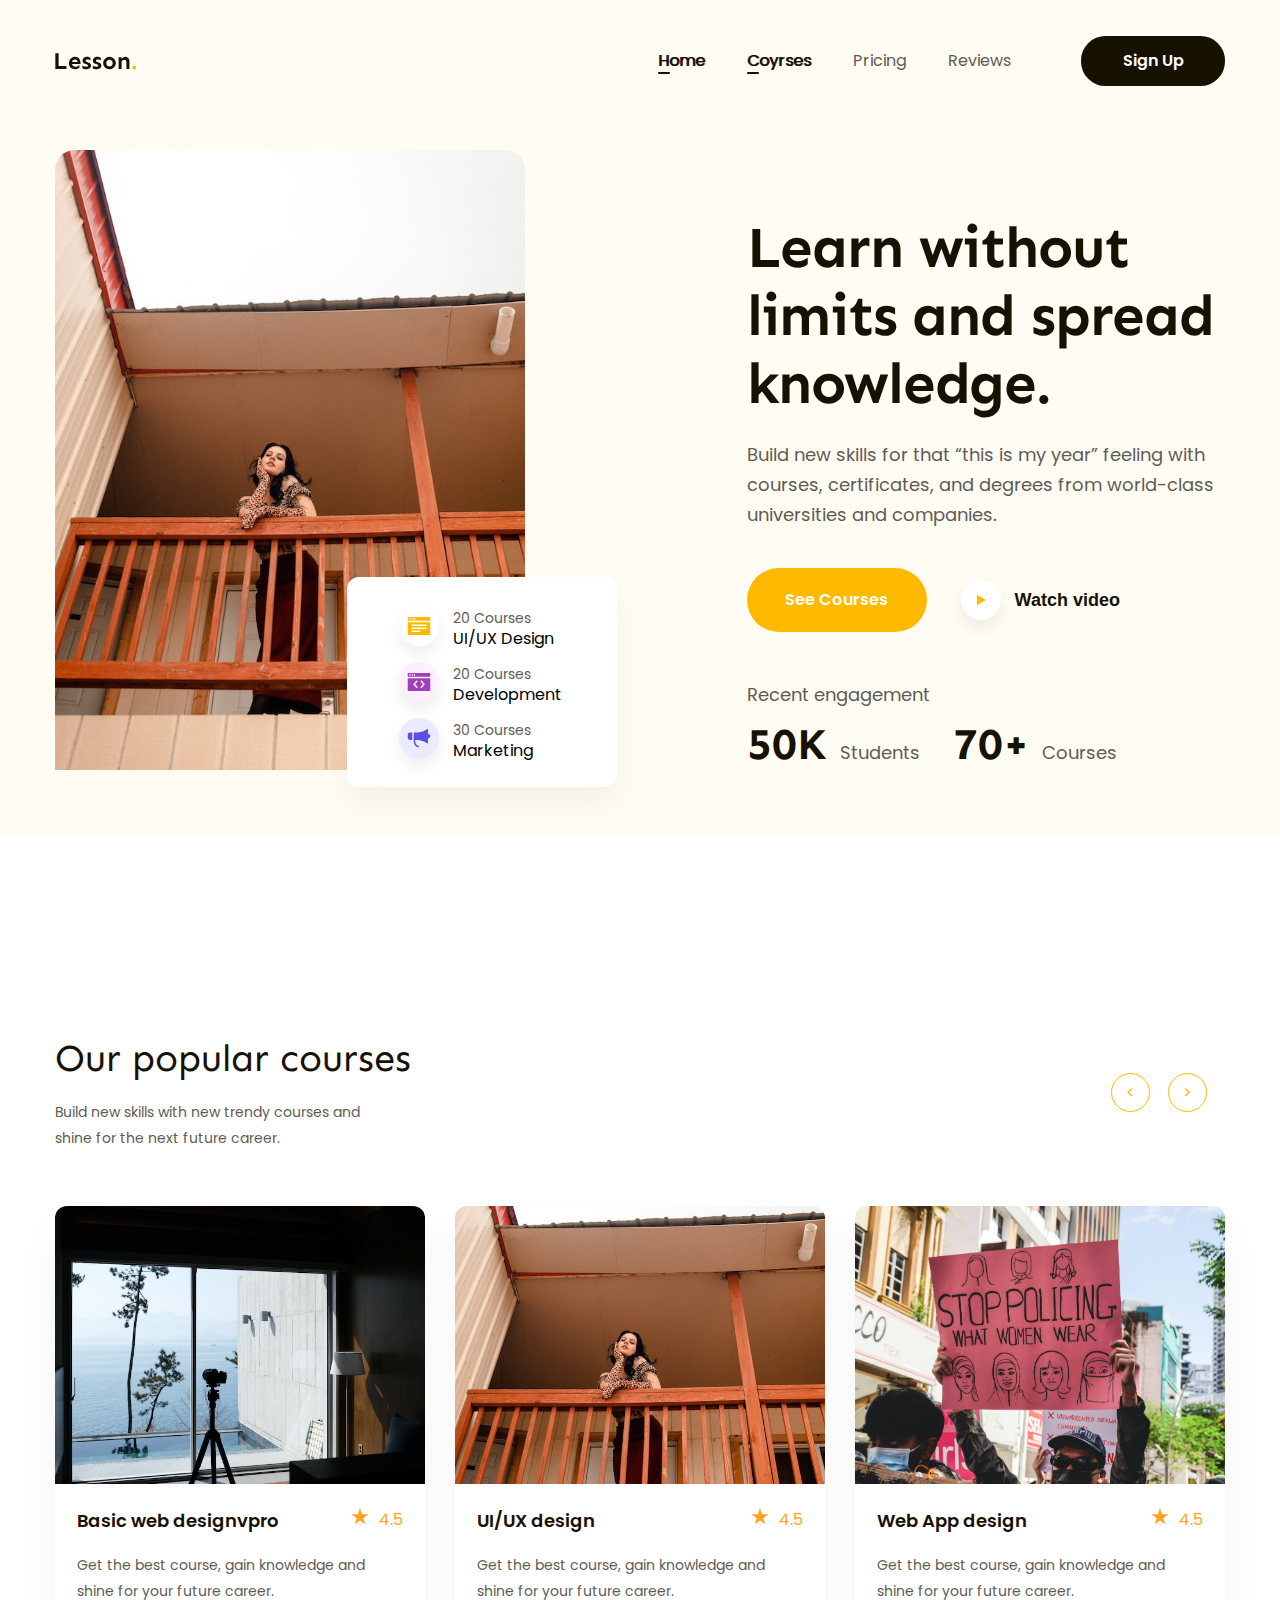
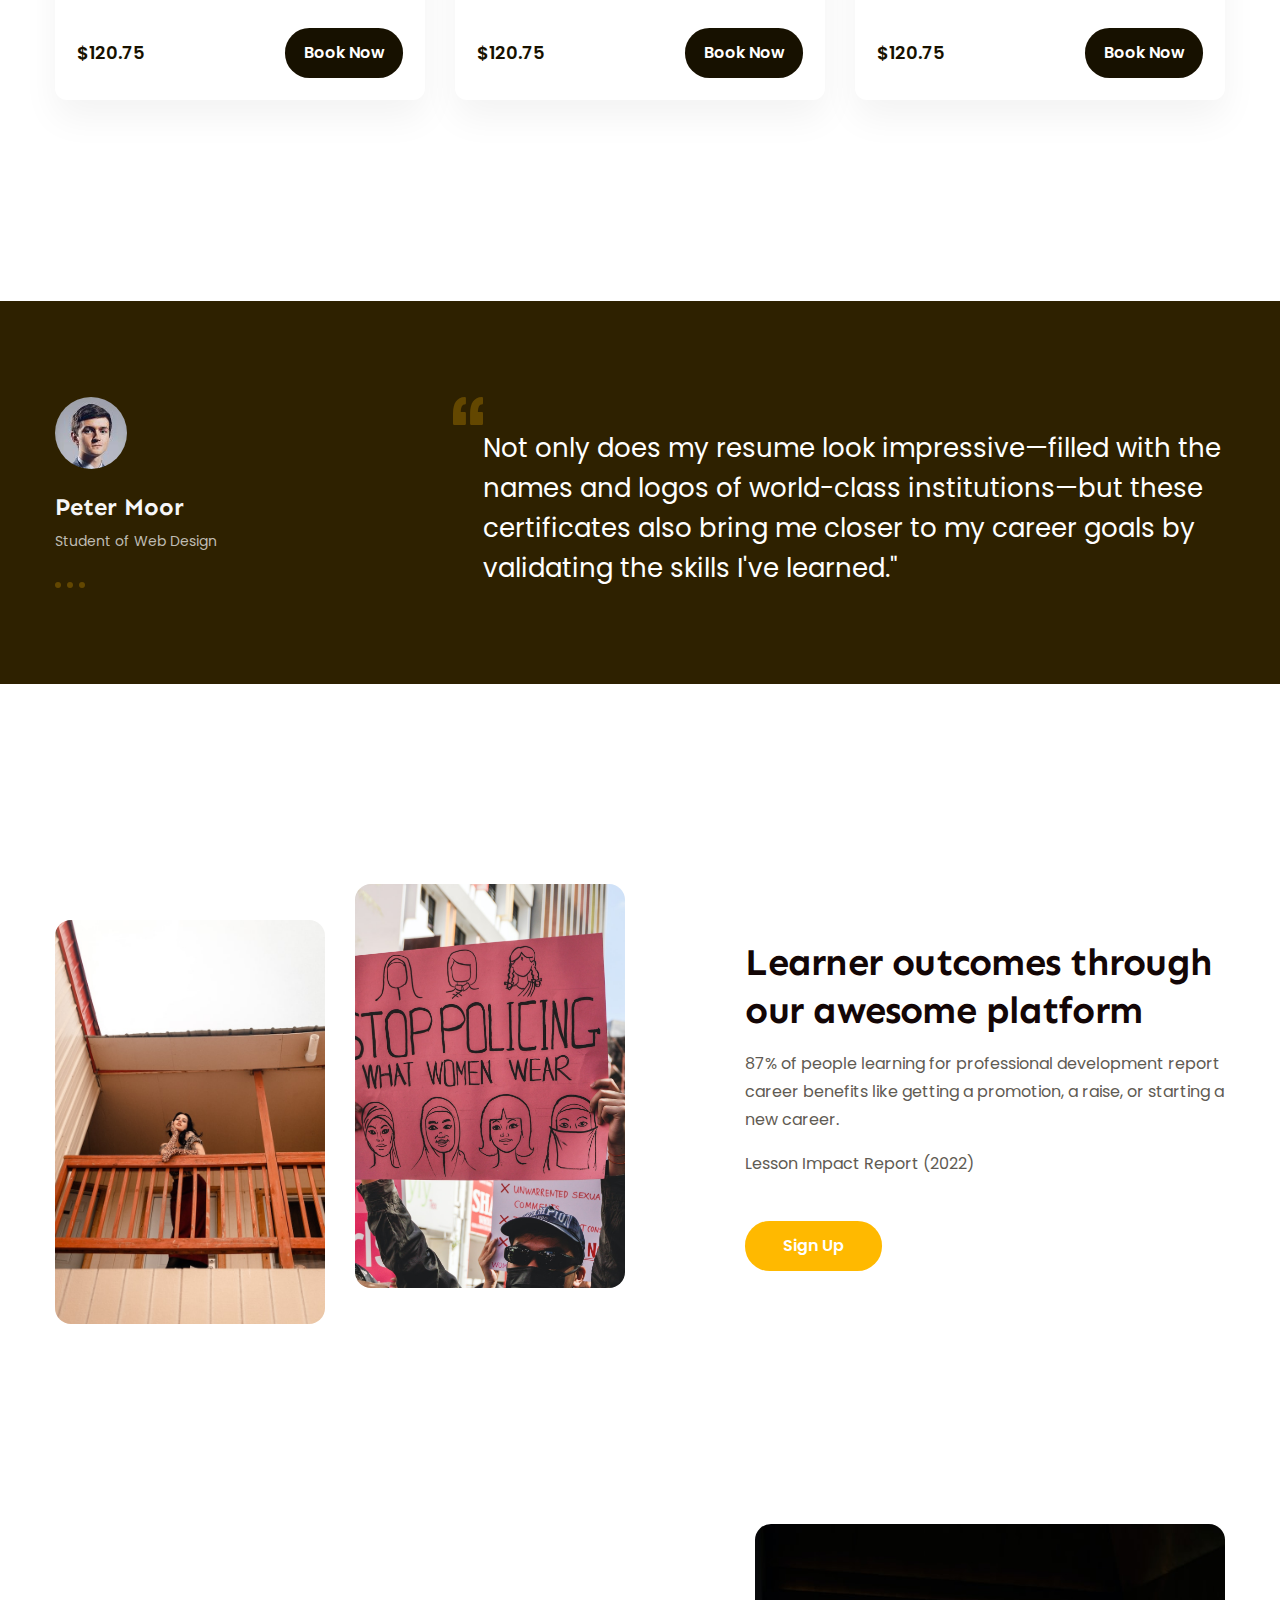
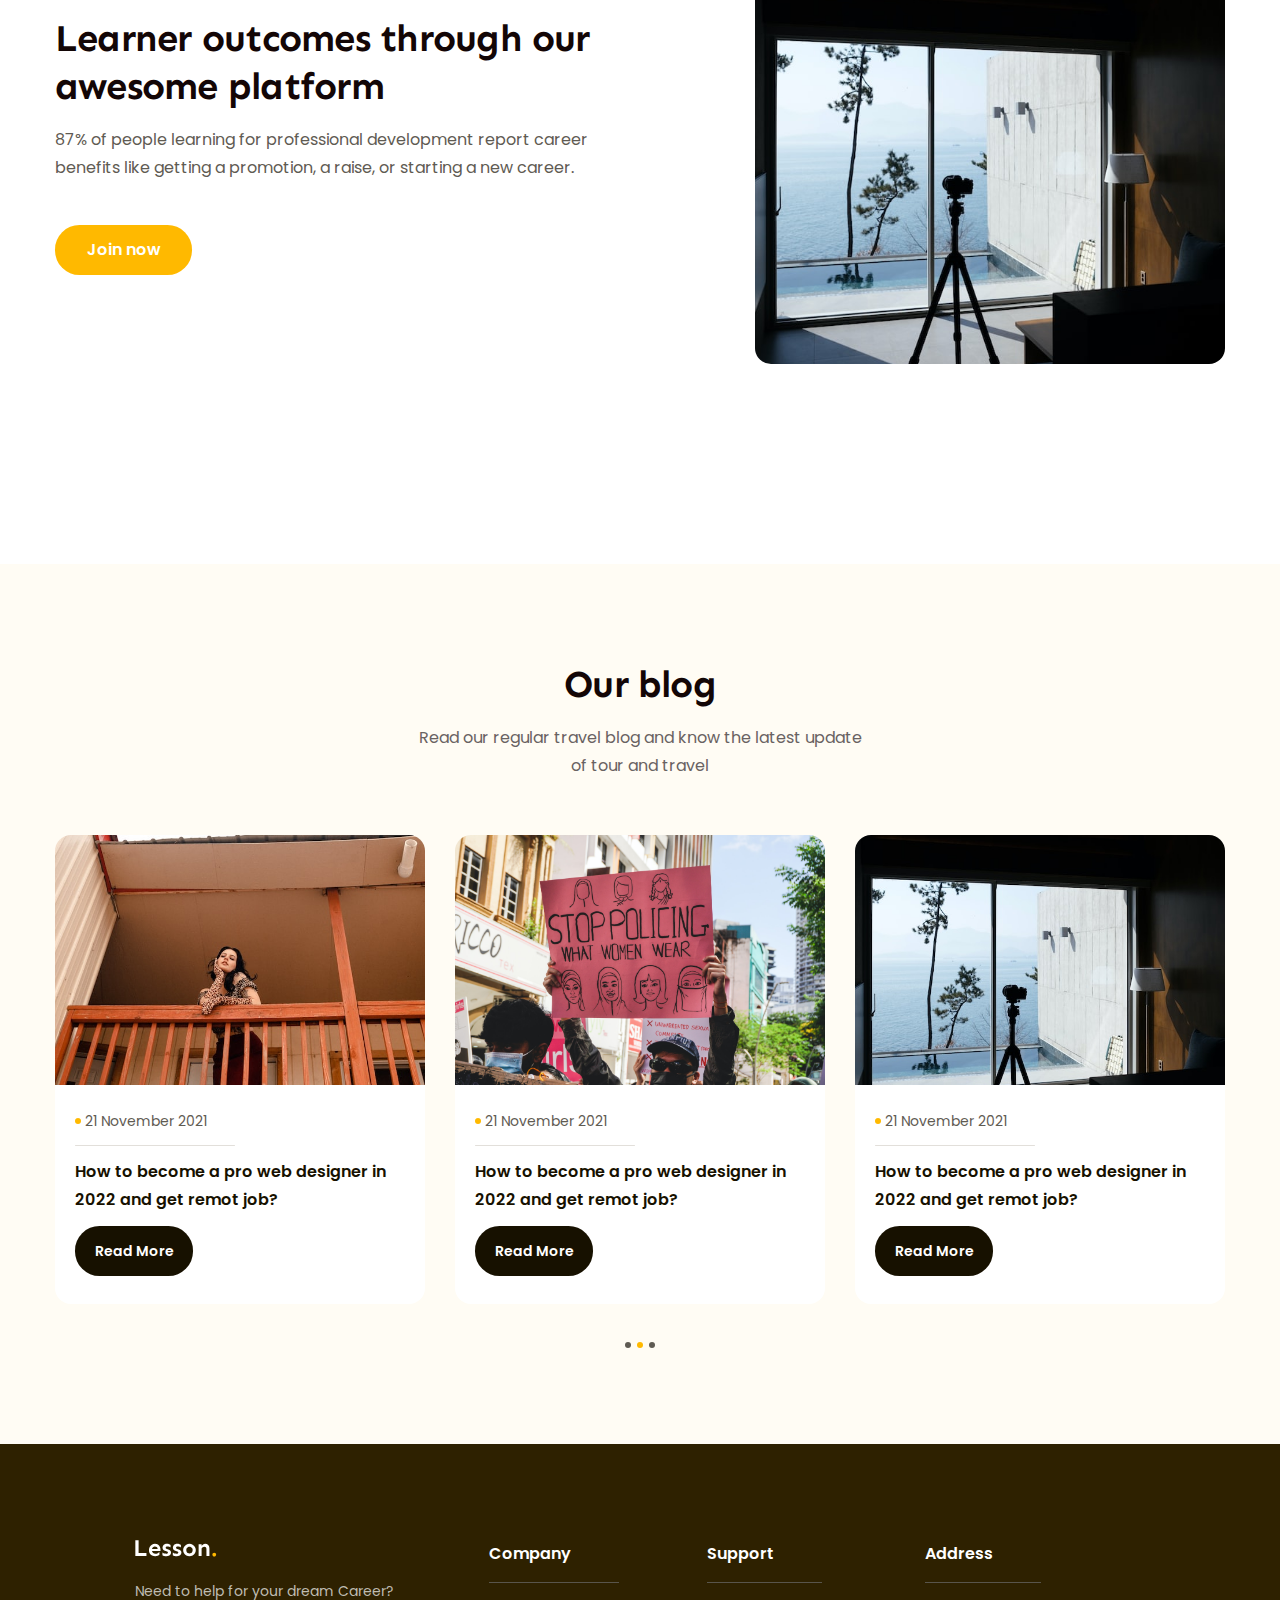
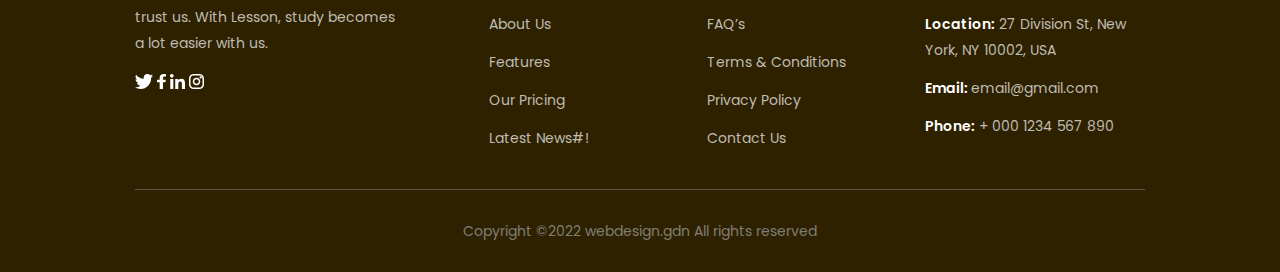
<file: index.html>
<!DOCTYPE html>
<html lang="en">
  <head>
    <meta charset="UTF-8" />
    <meta http-equiv="X-UA-Compatible" content="IE=edge" />
    <meta name="viewport" content="width=device-width, initial-scale=1.0" />
    <title>F8 project 02</title>
    <!-- Reset CSS -->
    <link rel="stylesheet" href="./assets/reset.css" />
    <!-- Embed font -->
    <link rel="preconnect" href="https://fonts.googleapis.com" />
    <link rel="preconnect" href="https://fonts.gstatic.com" crossorigin />
    <link
      href="https://fonts.googleapis.com/css2?family=Poppins:ital,wght@0,400;0,500;0,600;0,700;1,400&family=Sen:wght@700&display=swap"
      rel="stylesheet"
    />
    <!-- Style -->
    <link rel="stylesheet" href="./assets/style.css" />
  </head>
  <body>
    
      <!-- HEADER -->
      <header class="header fixed">
        <div class="main-content">
          <div class="body">
            <!-- Logo -->
            <img src="./assets/img/logo (2).svg" alt="Lesson." class="logo" />
            <!-- Nav -->
            <nav class="nav">
              <ul>
                <li class="active">
                  <a href="#!">Home</a>
                </li>
                <li class="active">
                  <a href="#!">Coyrses</a>
                </li>
                <li>
                  <a href="#!">Pricing</a>
                </li>
                <li>
                  <a href="#!">Reviews</a>
                </li>
              </ul>
            </nav>
            <!-- Action -->
            <div class="action">
              <a href="#!" class="btn sign-up-btn">Sign Up</a>
            </div>
          </di >
        </div>
      </header>
      <main>
      <!-- HERO -->
      <div class="hero">
        <div class="main-content">
          <div class="body">
            <!-- Khoi trai -->
            <div class="media-block">
              <img src="./assets/img/feature-1.jpg" alt="Learn without limits and spread knowledge." class="img">
              <div class="hero-sumary">
                <div class="item">
                  <div class="icon">
                    <img src="./assets/icon/icon1.svg" alt="">
                  </div>
                  <div class="info">
                    <div class="label">20 Courses</div>
                    <div class="title">UI/UX Design</div>
                  </div>
                </div>
                <div class="item">
                  <div class="icon">
                    <img src="./assets/icon/icon2.svg" alt="">
                  </div>
                  <div class="info">
                    <div class="label">20 Courses</div>
                    <div class="title">Development</div>
                  </div>
                </div>
                <div class="item">
                  <div class="icon">
                    <img src="./assets/icon/icon3.svg" alt="">
                  </div>
                  <div class="info">
                    <div class="label">30 Courses</div>
                    <div class="title">Marketing</div>
                  </div>
                </div>
                
              </div>
            </div>
            <!-- Khoi phai -->
            <div class="content-block">
              <h1 class="heading">Learn without limits and spread knowledge.</h1>
              <p class="desc">Build new skills for that “this is my year” feeling with courses, certificates, and degrees from world-class universities and companies.</p>
              <div class="cta-group">
                <a href="#!" class="btn hero-cta">See Courses</a>
                <button class="watch-video">
                  <div class="icon">
                  <img src="./assets/icon/play.svg" alt="play">
                </div>
              <span>Watch video</span>
            </button> 
              </div>
              <p class="desc">Recent engagement</p>
              <p class="desc stats">
                <strong>50K</strong> Students 
                <strong>70+</strong> Courses</p>
            </div>
          </div>
        </div>
      </div>
      <!-- Courses -->
      <div class="courses">
          <div class="main-content">
            <div class="body">
              <div class="courses-header">
                <div class="info-courses">
                  <h2 class="heading">Our popular courses</h2>
                  <p class="desc">Build new skills with new trendy courses and shine for the next future career.</p>
                </div>
                <div class="action-page">
                  <p class="before-page">&lt;</p>
                  <p class="next-page">&gt;</p>
                </div>
              </div>
              <div class="course-content">
                <!-- item 1 -->
                <div class="item">
                  <img src="./assets/img/feature-2.jpg" alt="" class="thumb">
                  <div class="item-content">
                    <div class="head-item">
                      <h3 class="title">Basic web designvpro</h3>
                      <div class="sub-head">
                        <img src="./assets/icon/star (2).svg" alt="" class="ratings">
                      <span class="value">4.5</span>
                      </div>
                    </div>
                    <p class="desc">
                      Get the best course, gain knowledge and shine for your future career.
                    </p>
                    <div class="item-bottom">
                      <span class="price">$120.75</span>
                      <a href="#!" class="btn">Book Now</a>
                    </div>
                  </div>
                </div>
                <!-- item 2 -->
                <div class="item">
                  <img src="./assets/img/feature-1.jpg" alt="" class="thumb">
                  <div class="item-content">
                    <div class="head-item">
                      <h3 class="title">UI/UX design</h3>
                      <div class="sub-head">
                        <img src="./assets/icon/star (2).svg" alt="" class="ratings">
                      <span class="value">4.5</span>
                      </div>
                    </div>
                    <p class="desc">
                      Get the best course, gain knowledge and shine for your future career.
                    </p>
                    <div class="item-bottom">
                      <span class="price">$120.75</span>
                      <a href="#!" class="btn">Book Now</a>
                    </div>
                  </div>
                </div>
                <!-- item 3 -->
                <div class="item">
                  <img src="./assets/img/feature-3.jpg" alt="" class="thumb">
                  <div class="item-content">
                    <div class="head-item">
                      <h3 class="title">Web App design</h3>
                      <div class="sub-head">
                        <img src="./assets/icon/star (2).svg" alt="" class="ratings">
                      <span class="value">4.5</span>
                      </div>
                    </div>
                    <p class="desc">
                      Get the best course, gain knowledge and shine for your future career.
                    </p>
                    <div class="item-bottom">
                      <span class="price">$120.75</span>
                      <a href="#!" class="btn">Book Now</a>
                    </div>
                  </div>
                </div>
            </div>
            </div>
          </div>
      </div>
      <!-- Feedback -->
      <div class="feedback">
        <div class="main-content">
          <div class="feedback-list">
            <div class="feedback-item">
              <div class="info">
                <img src="./assets/img/avt1.jpg" alt="" class="avt">
                <p class="title">Peter Moor</p>
                <p class="desc">Student of Web Design</p>
                <div class="dots">
                  <span class="dot"></span>
                  <span class="dot action"></span>
                  <span class="dot"></span>
                </div>
              </div>
              <div class="content">
                <img src="./assets/icon/nhaykep.svg" alt="" class="open-quotes">
                <blockquote>Not only does my resume look impressive—filled with the names
                   and logos of world-class institutions—but these certificates also bring
                    me closer to my career goals by validating the skills I've learned." </blockquote>
              </div>
            </div>
          </div>
        </div>
      </div>
      <!-- Comment -->
      <!-- <div class="comment">
        <div class="inf-user">
          <img src="./assets/img/avt1.jpg" alt="" class="avt">
          <span class="name">Petter Moor</span>
          <p class="desc">Student of Web Design</p>
          <img src="./assets/icon/dot.svg" alt="" class="dot">
        </div>
        <div class="message">
          <img src="./assets/icon/nhaykep.svg" alt="nhaykep" class="nhaykep">
        <div class="message-comment">Not only does my resume look impressive—filled with the names and logos 
          of world-class institutions—but these certificates also bring me closer to 
          my career goals by validating the skills I've learned." 
        </div>
        </div>
          
      </div> -->
      
      <!-- Feature 1 -->
      <div class="feature">
          <div class="main-content">
            <div class="body">
              <div class="image">
                <img src="./assets/img/feature-1.jpg" alt="" class="lower">
                <img src="./assets/img/feature-3.jpg" alt="">
              </div>
              <div class="content">
                <h2 class="heading">Learner outcomes through our awesome platform</h2>
                <p class="desc">87% of people learning for professional development report
                   career benefits like getting a promotion, a raise, or starting a new career.
                  </p>
                  <p class="desc">Lesson Impact Report (2022)</p>
                <a href="#!" class="btn cta-btn">Sign Up</a>
              </div>
            </div>
          </div>
      </div>
      <!-- Feature 2 -->
      <div class="feature feature-2nd">
        <div class="main-content">
          <div class="body">
            <div class="image">
              <img src="./assets/img/feature-2.jpg" alt="">
            </div>
            <div class="content">
              <h2 class="heading">Learner outcomes through our awesome platform</h2>
              <p class="desc">87% of people learning for professional development report
                 career benefits like getting a promotion, a raise, or starting a new career.
                </p>
              <a href="#!" class="btn cta-btn">Join now</a>
            </div>
          </div>
        </div>
    </div>
      <!-- Describe Courses
      <div class="desc-courses">
        <div class="main-content">
          <div class="img-list">
            <img src="./assets/img/feature-3.jpg" alt="" class="img-item ">
            <img src="./assets/img/feature-2.jpg" alt="" class="img-item img-item1">
          </div>
          <div class="block-desc">
            <h2 class="heading">Learner outcomes through our awesome platform</h2>
            <p class="desc">87% of people learning for professional development report career 
              benefits like getting a promotion, a raise, or starting a new career.</p>
            <p class="desc">Lesson Impact Report (2022)</p>
            <a href="" class="btn">Sign Up</a>
          </div>
        </div>
      </div>
      <div class="desc-courses">
        <div class="main-content">
          <div class="block-desc block-desc2">
            <h2 class="heading">Take the next step toward your personal and professional goals with Lesson.</h2>
            <p class="desc">Take the next step toward. Join now to receive personalized  and more recommendations from the full Coursera catalog.</p>
            <a href="" class="btn">Join Now</a>
          </div>
          <div class="img-list img-list2">
            <img src="./assets/img/feature-3.jpg" alt="" class="img-item ">
          </div>
        </div>
      </div> -->
      <!-- Blog -->
      
      <div class="blog">
        <div class="main-content">
          <div class="top-blog">
            <h2 class="heading">Our blog</h2>
            <p class="desc">Read our regular travel blog and know the latest update of tour and travel</p>
          </div>
          <div class="blog-list">
            <!-- blog item 1 -->
            <div class="blog-item">
              <img src="./assets/img/feature-1.jpg" alt="" class="thumb">
              <div class="info">
                <span class="date">21 November 2021</span>
              <h3 class="title">How to become a pro web designer in 2022 and get remot job?</h3>
              <a href="#!" class="btn">Read More</a>
              </div>
            </div>
             <!-- blog item 2 -->
             <div class="blog-item">
              <img src="./assets/img/feature-3.jpg" alt="" class="thumb">
              <div class="info">
                <span class="date">21 November 2021</span>
              <h3 class="title">How to become a pro web designer in 2022 and get remot job?</h3>
              <a href="#!" class="btn">Read More</a>
              </div>
            </div>
             <!-- blog item 3 -->
             <div class="blog-item">
              <img src="./assets/img/feature-2.jpg" alt="" class="thumb">
              <div class="info">
                <span class="date">21 November 2021</span>
              <h3 class="title">How to become a pro web designer in 2022 and get remot job?</h3>
              <a href="#!" class="btn">Read More</a>
              </div>
            </div>
          </div>
          <div class="dots">
            <span class="dot"></span>
            <span class="dot active"></span>
            <span class="dot"></span>
          </div>
        </div>
      </div>
      <!-- Our blog -->
      <!-- <div class="our-blog">
        <div class="main-content">
          <h2 class="heading">Our blog</h2>
          <p class="desc">Read our regular travel blog and know the latest update of tour and travel</p>
          <div class="block-item">
            <div class="item">
              <img src="./assets/img/feature-2.jpg" alt="" class="thumb">
              <span class="date">21 November 2021</span>
              <img src="./assets/icon/hang.svg" alt="" class="hang">
              <span class="desc1">How to become a pro web designer in 2022 and get remot job?</span>
              <a href="#!" class="btn">Read More</a>
            </div>
            <div class="item">
              <img src="./assets/img/feature-2.jpg" alt="" class="thumb">
              <span class="date">21 November 2021</span>
              <span class="desc1">How to become a pro web designer in 2022 and get remot job?</span>
              <a href="#!" class="btn">Read More</a>
            </div>
            <div class="item">
              <img src="./assets/img/feature-2.jpg" alt="" class="thumb">
              <span class="date">21 November 2021</span>
              <span class="desc1">How to become a pro web designer in 2022 and get remot job?</span>
              <a href="#!" class="btn">Read More</a>
            </div>
          </div>
          <img src="./assets/icon/dot.svg" alt="" class="icon">
        </div>
      </div> -->
    </main>
      <footer class="footer">
      
        <div class="row">
          <!-- Column 1 -->
          <div class="column">
            <img src="./assets/icon/logolight.svg" alt="" class="logo">
            <p class="desc">Need to help for your dream Career? trust us. With Lesson, study becomes a lot easier with us.</p>
            <div class="socials">
              <a href="#!">
                <img src="./assets/icon/twitter.svg" alt="" class="icon">
              </a>
              <a href="#!">
                <img src="./assets/icon/facebook.svg" alt="" class="icon">
              </a>
              <a href="#!">
                <img src="./assets/icon/linked_in.svg" alt="" class="icon">
              </a>
              <a href="#!">
                <img src="./assets/icon/instagram.svg" alt="" class="icon">
              </a>
            </div>
          </div>
          <!-- Column 2 -->
          <div class="column">
            <h3 class="heading-lv3 ">Company</h3>
            <ul class="list">
              <li>
                <a href="#!">About Us</a>
              </li>
              <li>
                <a href="#!">Features</a>
              </li>
              <li>
                <a href="#!">Our Pricing</a>
              </li>
              <li>
                <a href="#!">Latest News#!</a>
              </li>
            </ul>
          </div>
          <!-- Column 3 -->
          <div class="column">
            <h3 class="heading-lv3">Support</h3>
            <ul class="list">
              <li>
                <a href="#!">FAQ’s</a>
              </li>
              <li>
                <a href="#!">Terms & Conditions</a>
              </li>
              <li>
                <a href="#!">Privacy Policy</a>
              </li>
              <li>
                <a href="#!">Contact Us</a>
              </li>
            </ul>
          </div>
          <!-- Column 4 -->
          <div class="column">
            <h3 class="heading-lv3">Address</h3>
            <ul class="list">
              <li>
                <a href="#!"><strong>Location:</strong> 27 Division St, New York, NY 10002, USA</a>
              </li>
              <li>
                <a href="#!"><strong>Email: </strong>email@gmail.com</a>
              </li>
              <li>
                <a href="#!"><strong>Phone:</strong> + 000 1234 567 890</a>
              </li>
            </ul>
          </div>
        </div>
        <div class="copyright">
          <p>Copyright ©2022 webdesign.gdn All rights reserved</p>
        </div>
      
    </footer>
    
    
  </body>
</html>
</file>
<file: assets/style.css>
* {
  box-sizing: border-box;
}
:root {
  --font-heading: sen, sans-serif;
  --primary-color: #ffb900;
}
html {
  font-size: 62.5%;
  font-family: "Poppins", sans-serif;
  /* font-family: 'Sen', sans-serif; */
}
body {
  font-size: 1.6rem;
}
/* COMMON */
.main-content {
  width: 1170px;
  max-width: calc(100% -48);
  /* max-width: calc(100% -48); để khi màn hình thu nhỏ lại không bị dính viền */
  margin-left: auto;
  margin-right: auto;
}

.btn {
  display: inline-block;
  font-weight: 600;
  font-size: 1.6rem;
  text-align: center;
  background-color: #171100;
  color: #ffffff;
  border-radius: 24.5px;
  line-height: 50px;
  padding: 0px 16px;
  min-width: 118px;
}
.btn:hover {
  opacity: 0.8;
}

a {
  text-decoration: none;
}

/* HEADER */
.header {
  background-color: #fffcf4;
}

.header.fixed {
  position: sticky;
  top: -28px;
  z-index: 1;
}
.header .body {
  display: flex;
  align-items: center;
  padding: 36px 0 8px;
  /* display: flex; đưa các phần tử dàn hàng ngang */
}
.nav {
  margin-left: auto;
  /* margin-left: auto; đem theo cả phần action sang trái */
}

.nav ul {
  display: flex;
}

.nav a {
  position: relative;
  font-size: 1.6rem;
  color: #5f5b53;
  padding: 8px 21px;
}
.nav a:hover,
.nav li.active a {
  /* font-weight: 600; */
  text-shadow: 1px 0 0 currentColor;
  color: #171100;
}

.nav li.active a::after {
  position: absolute;
  content: "";
  left: 21px;
  bottom: 6px;
  display: block;
  width: 12px;
  height: 2px;
  background-color: #171100;
  border-radius: 1px;
}
.header .sign-up-btn {
  min-width: 144px;
}

.header .action {
  margin-left: 49px;
}

/* HERO */
.hero {
  padding-top: 56px;
  background-color: #fffcf4;
}

.hero .body {
  display: flex;
}

.hero .media-block {
  width: 48%;
  position: relative;
}

.hero .media-block .img {
  width: 470px;
  height: 685px;
  border-radius: 20px;
  object-fit: cover;
  vertical-align: bottom;
  padding-bottom: 65px;
}

.hero .hero-sumary {
  position: absolute;
  bottom: 48px;
  right: 0;
  width: 270px;
  padding: 28px 24px;
  background: #ffffff;
  box-shadow: 0px 16px 32px rgba(0, 0, 0, 0.05);
  border-radius: 12px;
}

.hero .item {
  display: flex;
  margin-bottom: 14px;
}
.hero .item:last-child {
  margin-bottom: 0;
}

.hero-sumary .item {
  display: flex;
  align-items: center;
}
.hero-sumary .icon {
  width: 48px;
  height: 48px;
  border-radius: 50%;
  background-color: #fff9e8;
  display: flex;
  align-items: center;
  justify-content: center;
}
.hero-sumary .item:nth-of-type(2) .icon {
  background-color: #fcefff;
}
.hero-sumary .item:nth-of-type(3) .icon {
  background-color: #ebeaff;
}

.hero .hero-sumary .info .label {
  font-weight: 400;
  font-size: 1.4rem;
  line-height: 26px;
  /* identical to box height, or 186% */
  color: #5f5b53;
}
hero .hero-sumary .info .title {
  font-weight: 600;
  font-size: 1.8rem;
  line-height: 1.5;
  color: #171100;
}

.hero .content-block {
  width: 52%;
  padding: 64px 0 0 130px;
}
.hero .heading {
  font-family: var(--font-heading);
  font-style: normal;
  font-weight: 700;
  font-size: 5.8rem;
  line-height: 1.17;
  letter-spacing: -0.02em;
  color: #171100;
}
.content-block .desc {
  margin-top: 22px;
  font-size: 18px;
  line-height: 1.67;
  color: #5f5b53;
}

.hero .cta-group {
  display: flex;
  margin: 38px 0 48px;
  align-items: center;
}
.hero .stats {
  margin: 8px 0 0 -28px;
}
.hero .stats strong {
  padding: 0 8px 0 28px;
  font-family: "Sen";
  font-style: normal;
  font-weight: 700;
  font-size: 4.4rem;
  line-height: 1.23;
  color: #171100;
}
.hero .hero-cta {
  background: var(--primary-color);
  border-radius: 32px;
  min-width: 180px;
  line-height: 64px;
}

.hero .icon {
  display: flex;
  width: 40px;
  height: 40px;
  background-color: white;
  border-radius: 50%;
  align-items: center;
  justify-content: center;
  box-shadow: 0px 8px 16px rgba(0, 0, 0, 0.07);
  margin: 0 14px 0 28px;
}
.content-block .cta-group span {
  font-weight: 600;
  font-size: 1.8rem;
  line-height: 1.67;
  /* identical to box height, or 167% */
  color: #171100;
}

.hero .watch-video {
  border: none;
  background-color: transparent;
  display: flex;
  align-items: center;
  cursor: pointer;
}

/* courses */
.courses {
  padding: 65px 0;
  margin: 135px 0;
}

.courses .courses-header {
  display: flex;
  justify-content: space-between;
}
.courses .heading {
  font-family: var(--font-heading);
  font-style: normal;
  font-size: 3.8rem;
  line-height: 1.26;
  color: #171100;
}

.courses .desc {
  font-weight: 400;
  font-size: 1.8rem;
  line-height: 1.67;
  color: #5f5b53;
  margin-top: 16px;
  width: 458px;
}
.courses .action-page {
  display: flex;
  margin-left: auto;
  align-items: center;
  /* background-color: #171100; */
}

.courses .before-page,
.courses .next-page {
  width: 39px;
  height: 39px;
  border: 1px solid #ffb900;
  color: #ffb900;
  border-radius: 50%;
  display: flex;
  align-items: center;
  justify-content: center;
  cursor: pointer;
  margin-right: 18px;
}
.courses .before-page:hover,
.courses .next-page:hover {
  background-color: #ffb900;
  color: white;
}
.courses .thumb {
  width: 370px;
  height: 278px;
  border-radius: 12px 12px 0px 0px;
  object-fit: cover;
  vertical-align: bottom;
}

.courses .course-content {
  margin-top: 55px;
  display: flex;
}

.courses .title {
  font-weight: 600;
  font-size: 1.8rem;
  line-height: 1.67;
  color: #171100;
}
.courses .value {
  font-size: 1.6rem;
  line-height: 1.75;
  color: #fea31b;
  margin-left: 6px;
}

.courses .item-content {
  margin: 22px;
}
.courses .head-item {
  display: flex;
  justify-content: space-between;
  /* margin: 16px 22px 6px 22px; */
}
.courses .desc {
  max-width: 326px;
  font-size: 1.4rem;
  line-height: 1.86;
  color: #5f5b53;
}
.courses .item {
  margin-right: 30px;
  box-shadow: 0px 18px 36px rgba(0, 0, 0, 0.05);
  border-radius: 12px;
}
.courses .item-bottom {
  display: flex;
  align-items: center;
  justify-content: space-between;
  margin-top: 24px;
}
.courses .price {
  font-weight: 600;
  font-size: 1.8rem;
  line-height: 1.67;
  color: #171100;
}
.courses .item-bottom .btn {
  max-width: 118px;
}
/* hover */
.courses .item-bottom .btn:hover {
  background-color: #ffb900;
}

/* /* Comment */
.comment {
  display: flex;
  justify-content: space-between;
  background-color: #2e2100;
  padding: 96px 135px;
  width: 100%;
  height: 380px;
  /* margin: 0 0 200px 0; */
}

.comment .inf-user {
  width: 200px;
}

.comment .avt {
  border-radius: 50%;
  width: 72px;
  height: 72px;
  object-fit: cover;
  vertical-align: bottom;
}

.comment .name {
  display: flex;
  font-family: "Sen";
  font-style: normal;
  font-weight: 700;
  font-size: 2.4rem;
  line-height: 1.42;
  color: #f7f7f7;
  margin: 18px 0 4px 0;
}

.comment .nhaykep {
  width: 30px;
  height: 28px;
  position: absolute;
  top: -20px;
  left: -40px;
}
.comment .desc {
  font-size: 1.4rem;
  line-height: 1.86;
  color: #bfbcb3;
  margin-bottom: 28px;
}

.comment .message-comment {
  width: 740px;
  font-style: italic;
  font-weight: 400;
  font-size: 2.6rem;
  line-height: 1.54;
  color: #ffffff;
  /* margin-top: -76; */
}
/* .comment .message {
  position: relative;
  display: flex;
  align-items: center;
  justify-content: center;
}   */

/*  */
.desc-courses {
  padding-top: 200px;
  padding-bottom: 200px;
}
.desc-courses .main-content {
  display: flex;
}
.desc-courses .img-item {
  width: 270px;
  height: 404px;
  border-radius: 16px;
  margin-right: 30px;
  object-fit: cover;
}
.desc-courses .img-list2 .img-item {
  width: 470px;
  height: 440px;
  border-radius: 16px;
  margin-right: 30px;
  object-fit: cover;
}

.desc-courses .img-item1 {
  margin-bottom: 34px;
}

.desc-courses .img-list {
  width: 55%;
}

.desc-courses .block-desc {
  width: 45%;
  margin-top: 58px;
}

.desc-courses .heading {
  font-family: "Sen";
  font-style: normal;
  font-weight: 700;
  font-size: 38px;
  line-height: 48px;
  /* or 126% */

  letter-spacing: -0.02em;

  color: #171100;
}

.desc-courses .desc {
  line-height: 28px;
  /* or 175% */
  color: #5f5b53;
  margin-top: 16px;
  margin-right: 12px;
}

.desc-courses .block-desc .btn {
  background: #ffb900;
  color: white;
  min-width: 137px;
  margin-top: 32px;
}

.desc-courses .block-desc2 {
  width: 55%;
}

.desc-courses .img-list2 {
  width: 45%;
}
/* ==========feature============= */
.feature {
  margin-top: 135px;
  padding: 65px 0;
}

.feature .body {
  display: flex;
  justify-content: space-between;
}

.feature .image {
  display: flex;
  gap: 0 30px;
}
.feature .image .lower {
  margin-top: 36px;
}
.feature .image img {
  width: 270px;
  height: 404px;
  object-fit: cover;
  border-radius: 16px;
}

.feature .content {
  width: 41%;
  display: flex;
  flex-direction: column;
  align-items: flex-start;
  justify-content: center;
}

.feature .content .heading {
  font-family: "Sen";
  font-style: normal;
  font-weight: 700;
  font-size: 38px;
  line-height: 48px;
  /* identical to box height, or 126% */
  letter-spacing: -0.02em;

  color: #130606;
}
.feature .desc {
  font-size: 16px;
  line-height: 28px;
  /* or 175% */

  color: #5f5b53;
  margin-top: 16px;
}

.feature .content .cta-btn {
  min-width: 137px;
  color: white;
  background-color: var(--primary-color);
  margin-top: 43px;
}

/* ============Feature 2==================== */
.feature-2nd {
  margin-top: 70px;
}
.feature-2nd .body {
  flex-direction: row-reverse;
}

.feature-2nd .content {
  width: 49%;
}

.feature-2nd .image img {
  width: 470px;
  height: 440px;
}

/* Blog */

.blog {
  margin-top: 135px;
  padding: 96px 0;
  background-color: #fffcf4;
}

.blog .top-blog {
  text-align: center;
}

.blog .blog-list {
  display: flex;
  margin-top: 55px;
  gap: 30px;
}

.blog .blog-item {
  width: 33.3333%;
  background: #ffffff;
  border-radius: 16px;
}
.blog .blog-item:hover {
  box-shadow: 0px 16px 32px rgba(0, 0, 0, 0.05);
}

.blog .blog-item .thumb {
  width: 100%;
  height: 250px;
  object-fit: cover;
  border-radius: 16px 16px 0px 0px;
}

.blog .blog-item .info {
  padding: 20px 20px 28px;
}
.blog .heading {
  font-family: "Sen";
  font-style: normal;
  font-weight: 700;
  font-size: 38px;
  line-height: 48px;
  /* identical to box height, or 126% */

  text-align: center;
  letter-spacing: -0.02em;

  color: #130606;
}

.blog .desc {
  width: 448px;
  margin: 16px auto auto;
  font-size: 16px;
  line-height: 28px;
  /* or 175% */

  text-align: center;

  color: #696262;
}
.blog .blog-item .date {
  position: relative;
  font-size: 14px;
  line-height: 26px;
  /* identical to box height, or 186% */
  color: #5f5b53;
  display: inline-flex;
  align-items: center;
  padding-bottom: 12px;
}
.blog .blog-item .date::before {
  content: "";
  display: inline-block;
  width: 6px;
  height: 6px;
  border-radius: 50%;
  background-color: var(--primary-color);
  margin-right: 4px;
}
.blog .blog-item .date::after {
  position: absolute;
  content: "";
  display: inline-block;
  width: 160px;
  height: 1px;
  background: #e2dfda;
  border-radius: 0.5px;
  left: 0;
  bottom: 0;
}
.blog .blog-item .btn {
  font-size: 1.4rem;
}
.blog .blog-item .btn:hover {
  background-color: var(--primary-color);
}
.blog .title {
  margin-top: 12px;
  margin-bottom: 12px;
  font-weight: 600;
  font-size: 16px;
  line-height: 28px;
  /* or 175% */
  color: #171100;
}

.blog .dots {
  display: flex;
  gap: 6px;
  justify-content: center;
  margin-top: 38px;
}
.blog .dot {
  width: 6px;
  height: 6px;
  border-radius: 50%;
  background-color: #5f5b53;
  cursor: pointer;
}

.blog .dot.active {
  background-color: var(--primary-color);
  cursor: default;
}

/* ========Footer========== */
.footer {
  background-color: #2e2100;
  padding: 96px 135px 0;
}

.footer .row {
  display: flex;
  padding-bottom: 38px;
  border-bottom: 1px solid #59554b;
}
.footer .copyright {
  padding: 28px 0;
}
.footer .copyright p {
  font-size: 14px;
  line-height: 26px;
  /* identical to box height, or 186% */

  text-align: center;

  color: #807d74;
}
.footer .row .column {
  width: 21.6%;
}
.footer .row .column:first-child {
  width: 35%;
}

.footer .desc {
  margin-top: 18px;
  max-width: 267px;
  font-size: 14px;
  line-height: 26px;
  /* or 186% */

  color: #bfbcb2;
}

.footer .socials {
  margin-top: 18px;
}

.footer .heading-lv3 {
  display: inline-block;
  padding: 0 48px 14px 0;
  border-bottom: 1px solid #59554b;
  font-weight: 600;
  font-size: 16px;
  line-height: 28px;
  /* identical to box height, or 175% */

  color: #ffffff;
}

.footer .list {
  margin-top: 28px;
}

.footer .list a {
  display: inline-block;
  margin-bottom: 12px;
  font-size: 14px;
  line-height: 26px;
  /* identical to box height, or 186% */

  color: #bfbcb2;
}

.footer .list li:last-child a {
  margin-bottom: 0;
}

.footer .list strong {
  font-weight: 600;
  color: white;
}

/* <!-- Our blog --> */

.our-blog {
  width: 100vw;
  height: 878px;
  background-color: #fffcf4;
  padding-top: 96px;
}

.our-blog .heading {
  font-family: "Sen";
  font-style: normal;
  font-weight: 700;
  font-size: 38px;
  line-height: 48px;
  /* identical to box height, or 126% */

  text-align: center;
  letter-spacing: -0.02em;

  color: #130606;
}

.our-blog .desc {
  /* display: block;
  width: 448px;
  height: 56px;
  justify-content: center; */
  margin-top: 16px;
  font-size: 16px;
  line-height: 28px;
  /* or 175% */

  text-align: center;

  color: #696262;
}

.our-blog .block-item {
  margin-top: 55px;

  display: flex;
}

.our-blog .item {
  background-color: white;
  box-shadow: 0px 16px 32px rgba(0, 0, 0, 0.05);
  border-radius: 16px;
  margin-right: 30px;
}

.our-blog .item2 {
  display: flex;
}
.our-blog .thumb {
  width: 370px;
  height: 250px;
  border-radius: 16px 16px 0px 0px;
  object-fit: cover;
}

.our-blog .date {
  margin-top: 20px;
  margin-left: 20px;
  display: block;
  font-size: 14px;
  line-height: 26px;
  /* identical to box height, or 186% */

  color: #5f5b53;
}
.our-blog .desc1 {
  display: block;
  font-weight: 600;
  font-size: 16px;
  line-height: 28px;
  /* or 175% */

  color: #171100;
  margin: 25px 20px;
}
.our-blog .hang {
  margin-left: 20px;
}

.our-blog .btn {
  min-width: 118px;
  margin-left: 20px;
  margin-bottom: 12px;
  margin-top: -8px;
}

.our-blog .btn:hover {
  background-color: #ffb900;
}

.our-blog .icon {
  display: inline-block;
  margin-left: 50%;
  margin-top: 38px;
}
/* ==================feedback====================== */
.feedback {
  margin-top: 136px;
  padding: 96px 0;
  background-color: #2e2100;
}

.feedback-item {
  display: flex;
}

.feedback .avt {
  width: 72px;
  height: 72px;
  border-radius: 50%;
  object-fit: cover;
}
.feedback-item .title {
  margin-top: 18px;
  font-family: "Sen";
  font-style: normal;
  font-weight: 700;
  font-size: 24px;
  line-height: 34px;
  /* identical to box height, or 142% */

  color: #f7f7f7;
}
.feedback-item .desc {
  font-size: 14px;
  line-height: 26px;
  /* identical to box height, or 186% */

  color: #bfbcb3;
  margin-top: 4px;
}

.feedback-item .dots {
  display: flex;
  margin-top: 28px;
}

.feedback-item .dot {
  margin-right: 6px;
  width: 6px;
  height: 6px;
  background-color: #634700;
  border-radius: 50%;
  cursor: pointer;
}

.feedback-item .dot.active {
  background-color: #ffb900;
  cursor: default;
}

.feedback-item .content {
  width: 66%;
  margin-left: auto;
}

.feedback-item blockquote {
  margin-left: 30px;
  font-size: 26px;
  line-height: 40px;
  /* or 154% */

  color: #ffffff;
}
</file>
